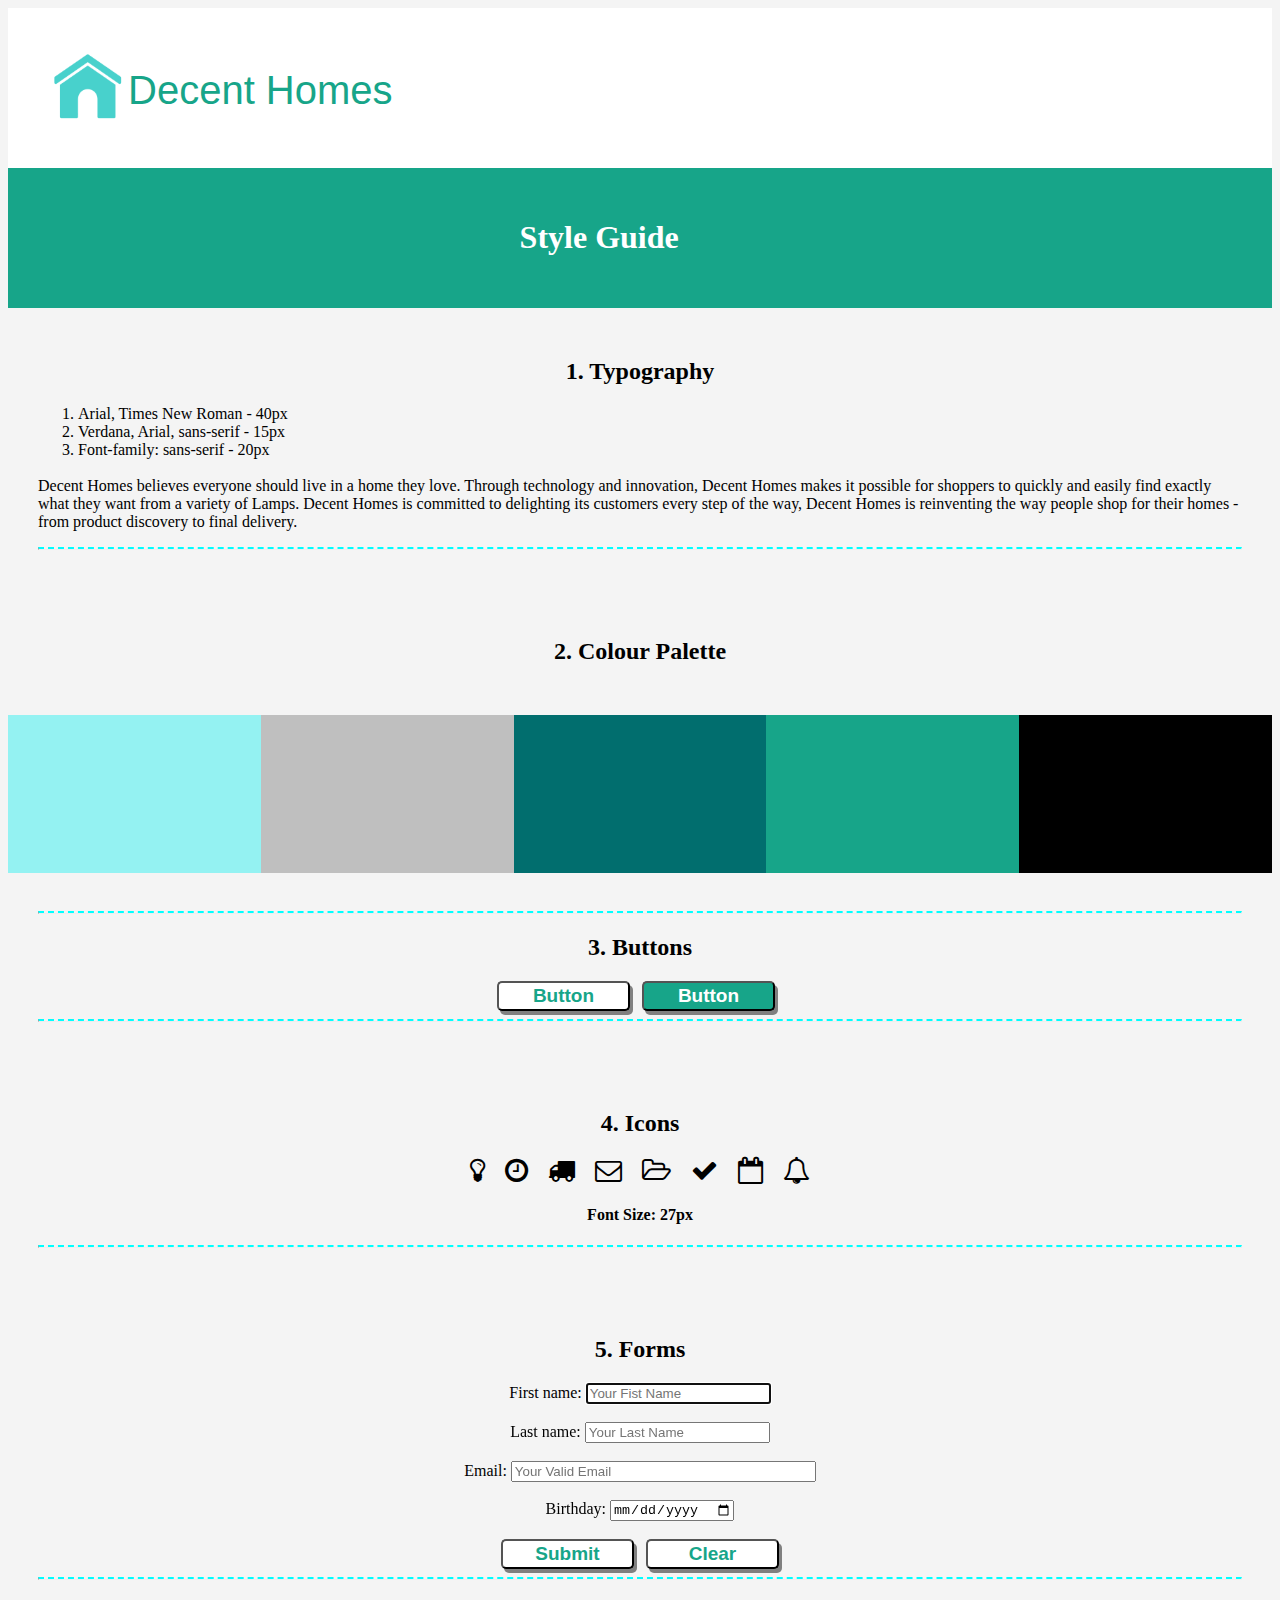
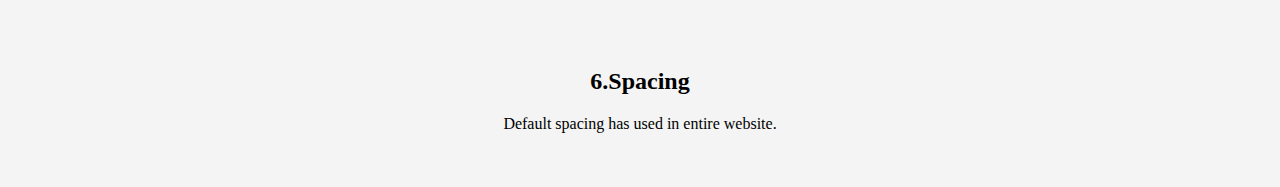
<file: styleguide.html>
<!DOCTYPE html>
<html>
<html lang="eng">
<head>
	<title>Decent Homes</title>
	<link rel="stylesheet" href="css/styles.css">

	<link rel="stylesheet" type="text/css" href="./css/styleguide.css">
	<link rel="stylesheet" href="https://cdnjs.cloudflare.com/ajax/libs/font-awesome/4.7.0/css/font-awesome.min.css">

	<meta charset="utf-8">
</head>
<body>
<header>
		
		<div class="row">
							
			<img src="images/House_100px.png" alt="Decent Homes logo" height="70px" width="70px"/>  
							
				<p>Decent Homes</p>
							
		</div>
				
	</header>
		<div id="content">

		<div class="one">
			<h1>Style Guide</h1>
		
		</div>
		
		<div class="two">
			<h2>1. Typography</h2>
			<ol>
			<li>Arial, Times New Roman - 40px</li>
			<li>Verdana, Arial, sans-serif - 15px</li>
			<li>Font-family: sans-serif - 20px</li>
			</ol>
			<h3></h3>
			<h3></h3>
			<h3></h3>
			<p>Decent Homes believes everyone should live in a home they love. Through technology and innovation, Decent Homes makes it possible for shoppers to quickly and easily find exactly what they want from a variety of Lamps. Decent Homes is committed to delighting its customers every step of the way, Decent Homes is reinventing the way people shop for their homes - from product discovery to final delivery.</p>
		<hr>
		</div>
		
		<div class="three">
			<h2>2. Colour Palette</h2>
		</div>
		<div class="four"></div>
		<div class="five"></div>
		<div class="six"></div>
		<div class="seven"></div>
		<div class="eight"></div>
		<div class="nine"><hr>
			<h2>3. Buttons</h2>
			<input type="button" value="Button" name="Submit" class="buttons">&nbsp;&nbsp;
			<input type="button" value="Button" name="Submit" class="buttons2">&nbsp;&nbsp;
		<hr></div>
		<div class="ten">
			<h2>4. Icons</h2>

			
			
			<i class="fa fa-lightbulb-o" style="font-size:27px"></i>&nbsp;&nbsp;&nbsp;&nbsp;
			<i class="fa fa-clock-o" aria-hidden="true" style="font-size:27px"></i>&nbsp;&nbsp;&nbsp;&nbsp;
			<i class="fa fa-truck" aria-hidden="true" style="font-size:27px"></i>&nbsp;&nbsp;&nbsp;&nbsp;
			<i class="fa fa-envelope-o" style="font-size:27px"></i>&nbsp;&nbsp;&nbsp;&nbsp;
			<i class="fa fa-folder-open-o" style="font-size:27px"></i>&nbsp;&nbsp;&nbsp;&nbsp;
			<i class="fa fa-check" aria-hidden="true" style="font-size:27px"></i>&nbsp;&nbsp;&nbsp;&nbsp;
			<i class="fa fa-calendar-o" aria-hidden="true" style="font-size:27px"></i>&nbsp;&nbsp;&nbsp;&nbsp;
			<i class="fa fa-bell-o" aria-hidden="true" style="font-size:27px"></i>
			<h4>Font Size: 27px</h4>
		<hr></div>
		<div class="eleven">
			<h2>5. Forms</h2>
			 <form action="/action_page.php">
    				<label for="fname">First name:</label>
					<input type="text" id="fname" name="fname"" placeholder="Your Fist Name" autofocus="autofocus"><br><br>
					<label for="lname">Last name:</label>
					<input type="text" id="lname" name="lname" placeholder="Your Last Name"><br><br>
					<label for="email">Email:</label>
					<input type="email" id="email" name="email" placeholder="Your Valid Email" required="required" size="35"><br><br>
					<label for="birthday">Birthday:</label>
					<input type="date" id="birthday" name="birthday"><br><br>
  
    				<input type="submit" name="Submit" class="buttons">&nbsp;&nbsp;
					<input type="reset" name="Reset" value="Clear" class="buttons">
  </form>
		<hr></div>
		<div class="twelve">
			<h2>6.Spacing</h2>
			<p>Default spacing has used in entire website.</p>
		</div>
		


	</div>

	


</body>
</html>
</file>
<file: css/styles.css>
body{
	background-color: #E4F3F1;
	font-family: Arial, Times New Roman; 	
}
#container {
	width: 100%;
	margin-left: auto;
	margin-right: auto;
	align-self: center;
	border-radius: 0.5em;
}

header{
	color: white;
	font-size: 40px;
	font-family: sans-serif;
	background-color: white;
	text-align: center;
	color:#17A589;
}

.row{
	display:flex;
	height: auto;
	width: auto;
}
.row img{
	margin:40px 0px 40px 40px;
}
.row p{
	margin:60px 40px 40px 0px;
}
nav ul{
	background-color: black;
	display: flex;
	padding-left:0px;
	font-size:15px;
}

nav ul li{
	padding:20px;
	text-align: center;
	list-style-type: none;
}
	
nav ul li a {
	text-decoration: none;
	color:white;
}
nav ul li:hover{
	color:black;
	background-color:  #17A589;
	
	
}

@media only screen and (min-width: 480px) {
	.box{
	margin: 5px;
	padding: 20px;
	color:#17A589;
	font-size:5px;
	}

}
@media screen and (max-width: 611px){
 nav ul,.grid_container{
		flex-direction: column;
}}


main {
        display: flex;
        font-family: Verdana, Arial, sans-serif;
        font-size: 1em;
		padding:10px 0px 10px 0px;
		flex-direction:column;
        border-radius: 1em;
}

.grid_container{
	 background-color: black;
	 display: flex;
	 justify-content:center;
}
/*ask*/
.box >img{
	width: 100%;
}

.box{
	margin: 10px;
	padding: 100px;
	color:#17A589;
	font-size:20px;
}
.box img{
	width:60px;
	height:60px;
}
/*ask*/
.box:hover{
	transform: scale(1.1,1.1);
	-webkit-transform:scale(1.1,1.1);
	-moz-transform:scale(1.1,1.1);
	-o-transform:scale(1.1,1.1);
	transition-duration: 0.7s;
}

.image_container{
		display:flex;
		justify-content: center;
}
.image_container .image_box{
	padding:20px;
}

/* Style for footer specifies font size, text alignment, and top margin */
footer{
	padding: 25px;
	font-size: 15px;
	font-family: sans-serif;
	background-color:  #bfbfbf;
	text-align: center;
}

img{
	max-width: 100%;
	border-radius: 0.5em;
	padding:5px;
}
.proOfWeek{
	/*margin-left: 2.5em;*/
	height: 30em;
	width: 20em;
	float: left;
	margin: 0px 15px 15px 0px;
}

.td1{
margin-left: 4em;
}

.selectstyle{
	  /*background: transparent;*/
	  color: #FFFFFF;
	  border: 0.1;
	  width: 99%;
	  height: 2.1em;
	  background-color: #1c9e75;
	  font-size: 0.9em;
	  font-weight: bold;
	  align-content: center;
      border-radius: 2em;
}
.proOfWeekDiv{
	display: block;
}
.whyDH
{
	display: block-inline;
}
.proOfWeekUl{
margin-left: 20em;
}
.redColorHeading{
	color: #17A589;	
}
.textCentre{
	text-align: center;
}
.reasons{
	color: red; 
	text-shadow: 1px 1px black;
	list-style-position:inside;
}


/*logo decent= 0088ff, homes= 1c9e75*/
/* background: FBEECA   E27D60   5CDB95 C38D9E*/
</file>
<file: css/styleguide.css>
body{
  font-family: Century Gothic;  
  background-color:#f4f4f4;
}
h2{
  text-align: center;
}

.container{
  width:80%;
  margin:auto;
}
hr{
border-top: 2px dashed cyan;}

#content{
      display: grid;
      grid-template-columns: repeat(5, 1fr);
      grid-template-rows: repeat(13, minmax(79px, auto));
      max-width: 100%;
      margin: 0 auto;
    }
    #content div{
      padding: 30px;
    }
        .one{
	background-color: #17A589;
          grid-column: 1/6;
          grid-row: 1/2;
        }
        .one h1{
          margin-left: 40%;
	color:white;
        }
        .two{
          grid-column: 1/6;
          grid-row: 2/5;
        }
        .three{
          grid-column: 1/6;
          grid-row: 5/6;
        }
        .four{
          background-color:#94f2f2;
          grid-column: 1/2;
          grid-row: 6/8;
        }
        .five{
          background-color: #bfbfbf;
          grid-column: 2/3;
          grid-row: 6/8;
        }
        .six{
          background-color: #016e6e;
          grid-column: 3/4;
          grid-row: 6/8;
        }
        .seven{
          background-color: #17A589;
          grid-column: 4/5;
          grid-row: 6/8;
        }
        .eight{
          background-color: black;
          grid-column: 5/6;
          grid-row: 6/8;
        }
        .nine{
          grid-column: 1/6;
          grid-row: 8/9;
          text-align: center;
        }
        .ten{
          grid-column: 1/6;
          grid-row: 9/10;
          text-align: center;
        }
        .eleven{
          grid-column: 1/6;
          grid-row: 10/12;
          text-align: center;
        }
        .twelve{
          grid-column: 1/6;
          grid-row: 12/14;
	  text-align: center;

        }
      
.buttons{
  text-align: center;
  font-size: 19px;
  color: #17A589;
  background-color: white;
  border-radius: 5px;
  font-weight: bold;
  width: 7em;
  height: 1.6em;
  box-shadow: 3px 4px gray;
}
.buttons2{
  text-align: center;
  font-size: 19px;
  color: white;
  background-color:#17A589;
  border-radius: 5px;
  font-weight: bold;
  width: 7em;
  height: 1.6em;
  box-shadow: 3px 4px gray;
}
</file>
